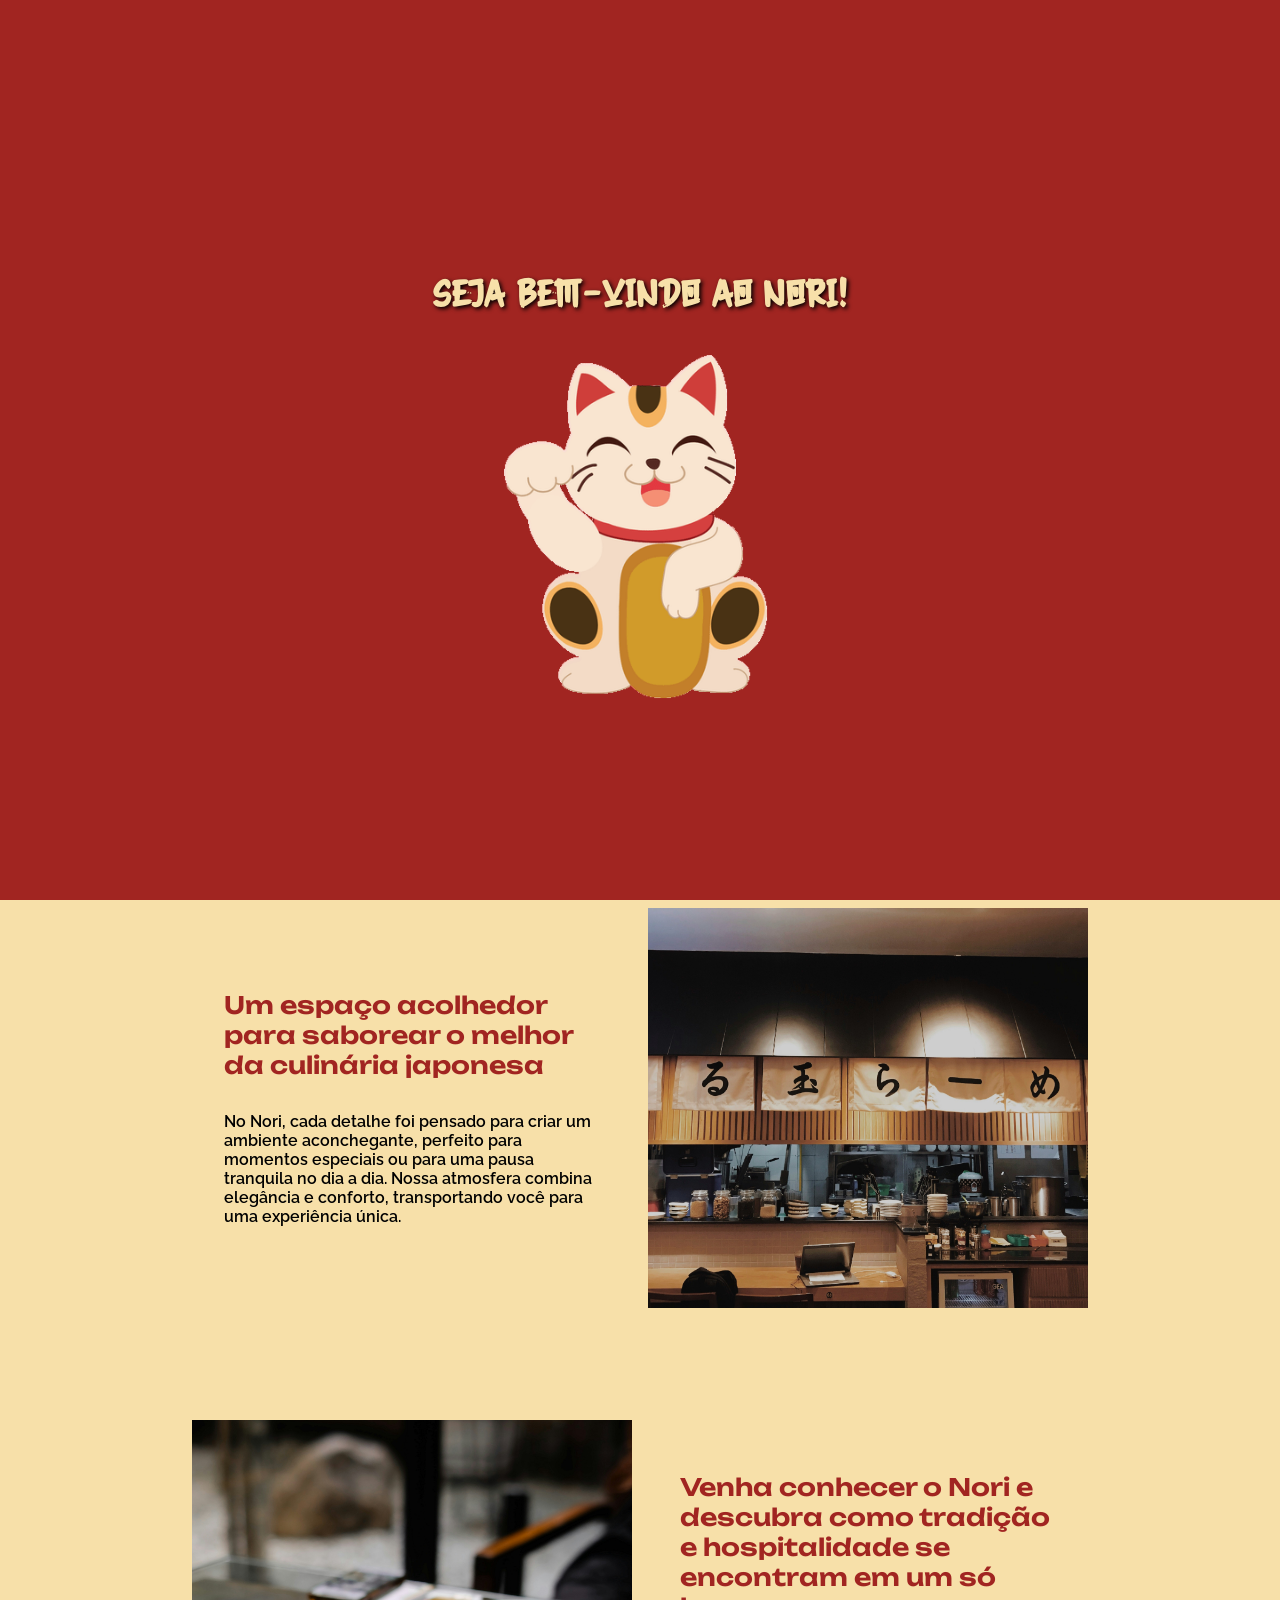
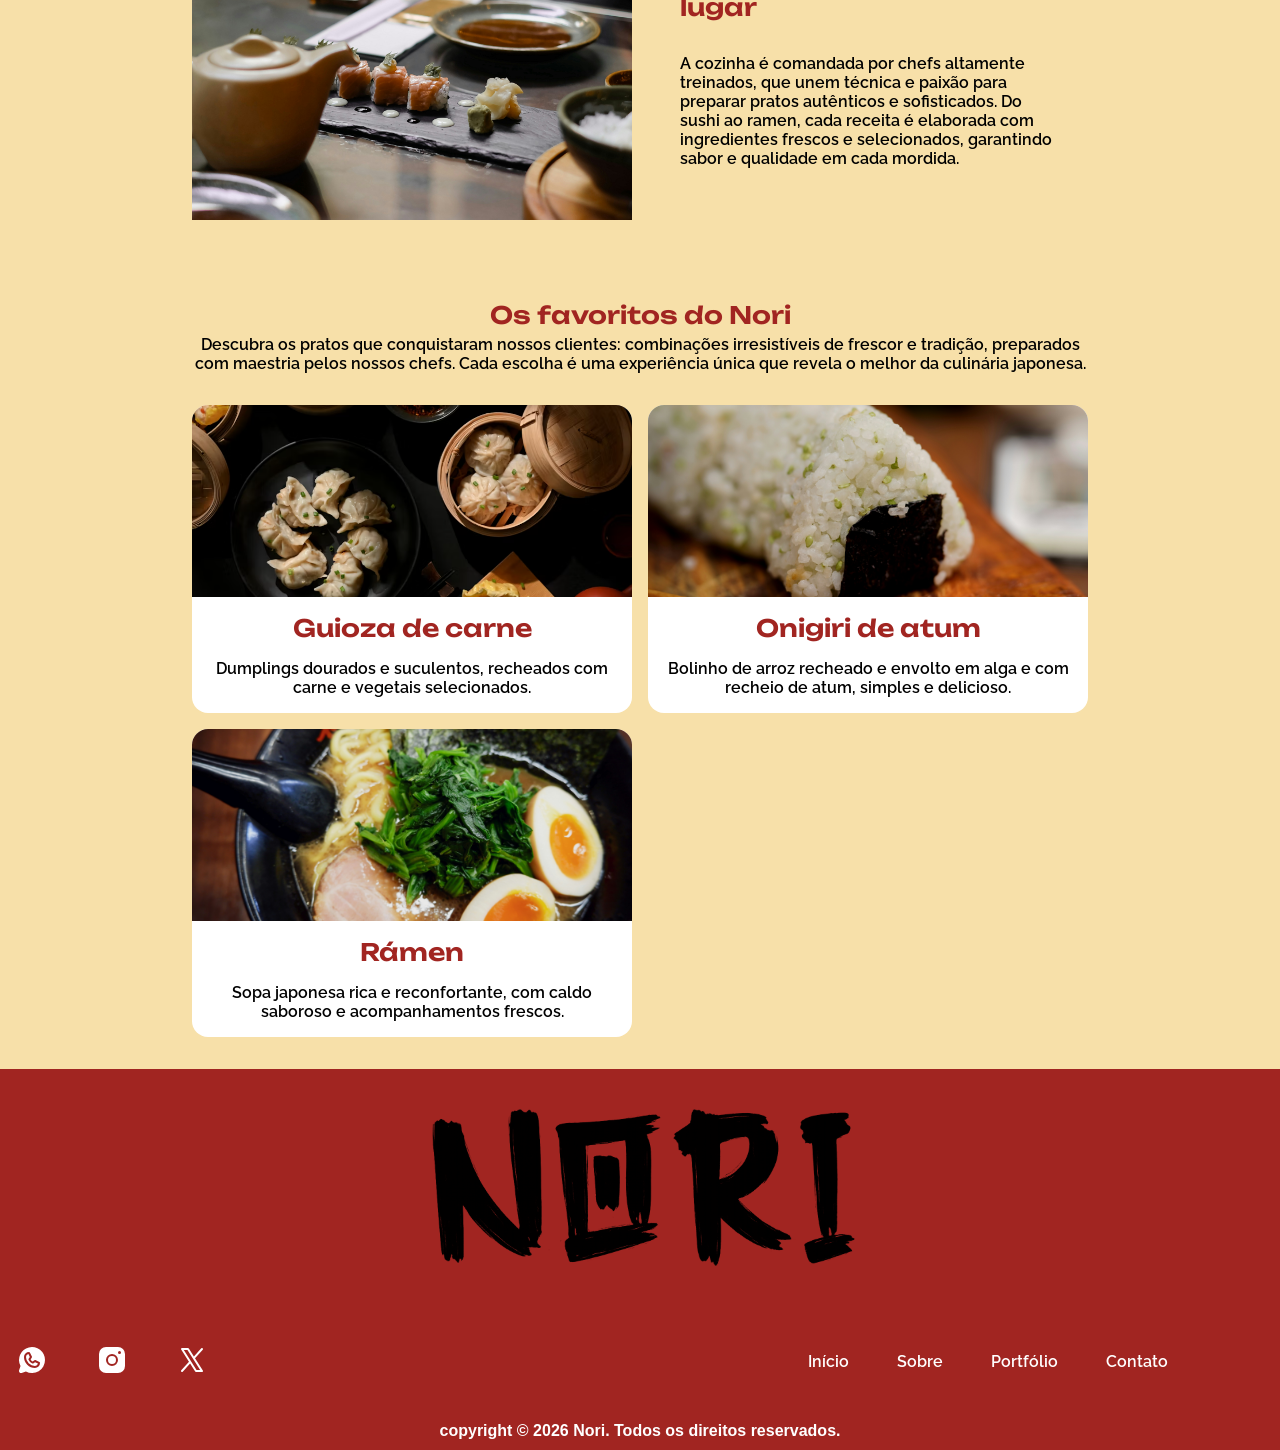
<file: index.html>
<!DOCTYPE html>
<html lang="pt-br">

<head>
    <meta charset="UTF-8">
    <meta name="viewport" content="width=device-width, initial-scale=1.0">
    <title>Nori | Início</title>
    <link rel="stylesheet" href="./src/style/global.css">
    <link rel="stylesheet" href="./src/style/index.css">
    <link rel="stylesheet" href="./src/style/hero.css">
    <!-- fontes -->
    <link rel="preconnect" href="https://fonts.googleapis.com">
    <link rel="preconnect" href="https://fonts.gstatic.com" crossorigin>
    <link href="https://fonts.googleapis.com/css2?family=Raleway:ital,wght@0,100..900;1,100..900&display=swap"
        rel="stylesheet">

    <link rel="preconnect" href="https://fonts.googleapis.com">
    <link rel="preconnect" href="https://fonts.gstatic.com" crossorigin>
    <link href="https://fonts.googleapis.com/css2?family=Unbounded:wght@200..900&display=swap" rel="stylesheet">

    <link rel="shortcut icon" type="imagex/png" href="./src/assets/favicon.ico">
</head>

<body>

    <div id="inicio">
        <h1 id="titulo">Seja Bem-Vindo ao Nori!</h1>
        <img src="./src/assets/gato-gif.webp" alt="gato japones" id="imgHero">
    </div>

    <header>
        <div class="menu-hamburguer" id="menu-icone">
            <span></span>
            <span></span>
            <span></span>
        </div>
        <!-- Menu para mobile -->
        <nav>
            <div id="logo">
                <img src="./src/assets/logo.png" alt="Nori" id="logo-nori-menu">
            </div>
            <ul class="nav-list">
                <li><a href="./index.html">Início</a></li>
                <li><a href="./pages/portfolio.html">Portfólio</a></li>
                <li><a href="./pages/sobre.html">Sobre</a></li>
                <li><a href="./pages/contato.html">Contato</a></li>
            </ul>
        </nav>
    </header>

    <main>
        <section class="flex-col section-cta">
            <div id="text-cta" class="flex-col">
                <h1 class="fonte-vermelha">Descubra o sabor autêntico do Japão no Nori</h1>
                <p>No Nori, cada prato é uma viagem ao coração da culinária japonesa. Combinamos tradição e modernidade
                    para oferecer uma experiência única, onde frescor, qualidade e cuidado em cada detalhe são os
                    protagonistas. </p>
                <a href="./pages/portfolio.html"><button class="btn-default">Ver Portfólio</button></a>
            </div>

            <img id="img-cta" src="./src/assets/foto_restaurante.jpg" alt="Foto das comidas do restaurante sobre a mesa">
        </section>

        <section id="sobre" class="section">
            <div id="text-sobre" class="flex-col">
                <h2 class="fonte-vermelha">Um espaço acolhedor para saborear o melhor da culinária japonesa</h2>
                <p>No Nori, cada detalhe foi pensado para criar um ambiente aconchegante, perfeito para momentos
                    especiais ou para uma pausa tranquila no dia a dia. Nossa atmosfera combina elegância e conforto,
                    transportando você para uma experiência única.</p>
            </div>
            <img src="./src/assets/foto_restaurante_02.jpg" alt="Foto do balcão do restaurante" id="img-sobre">
        </section>
        <section id="sobre" class="section flex-row">
            <img src="./src/assets/comidas_nori.jpg" alt="Foto do balcão do restaurante" id="img-sobre">
            <div id="text-sobre" class="flex-col">
                <h2 class="fonte-vermelha">Venha conhecer o Nori e descubra como tradição e hospitalidade se encontram
                    em um só lugar</h2>
                <p>A cozinha é comandada por chefs altamente treinados, que unem técnica e paixão para preparar pratos
                    autênticos e sofisticados. Do sushi ao ramen, cada receita é elaborada com ingredientes frescos e
                    selecionados, garantindo sabor e qualidade em cada mordida.</p>
            </div>
        </section>

        <section id="mais-vendidos">
            <div class="section-title flex-col">
                <h2 class="fonte-vermelha">Os favoritos do Nori</h2>
                <p>Descubra os pratos que conquistaram nossos clientes: combinações irresistíveis de frescor e tradição,
                    preparados com maestria pelos nossos chefs. Cada escolha é uma experiência única que revela o melhor
                    da culinária japonesa.</p>
            </div>
            <div class="section">
                <div class="card flex-col">
                    <div class="card-img">
                        <img class="card-img" src="./src/assets/guioza.png" alt="Guioza de carne do Nori">
                    </div>
                    <div class="card-body flex-col">
                        <h2 class="fonte-vermelha">Guioza de carne</h2>
                        <p>Dumplings dourados e suculentos, recheados com carne e vegetais selecionados.</p>
                    </div>
                </div>
                <div class="card flex-col">
                    <div class="card-img">
                        <img class="card-img" src="./src/assets/onigiri.jpg" alt="Onigiri de atum do Nori">
                    </div>
                    <div class="card-body flex-col">
                        <h2 class="fonte-vermelha">Onigiri de atum</h2>
                        <p>Bolinho de arroz recheado e envolto em alga e com recheio de atum, simples e delicioso.</p>
                    </div>
                </div>
                <div class="card flex-col">
                    <div class="card-img">
                        <img class="card-img" src="./src/assets/ramen.jpg" alt="Ramen do Nori">
                    </div>
                    <div class="card-body flex-col">
                        <h2 class="fonte-vermelha">Rámen</h2>
                        <p>Sopa japonesa rica e reconfortante, com caldo saboroso e acompanhamentos frescos.</p>
                    </div>
                </div>
            </div>
        </section>
    </main>

    <footer id="footer" class="flex-col">
        <div id="img-footer">
            <img src="./src/assets/logo.png" alt="Nori" id="logo-nori-footer">
        </div>
        <section id="footer-content" class="flex-col">
            <div id="footer-logo">
                
            </div>
            <div id="footer-nav" class="flex-row">

                <ul class="flex-row">
                    <li><a href="">
                            <img src="./src/assets/whatsapp.svg" alt="">
                        </a></li>
                    <li><a href="">
                            <img src="./src/assets/instagram.svg" alt="">
                        </a></li>
                    <li><a href="">
                            <img src="/src/assets/twitter.svg" alt="">
                        </a></li>
                </ul>
                <ul class="flex-row">
                    <li>Início</li>
                    <li>Sobre</li>
                    <li>Portfólio</li>
                    <li>Contato</li>
                </ul>
            </div>
        </section>
        <div id="footer-commercial">
            <h4 class="copyright">copyright © 2026 Nori. Todos os direitos reservados.</h4>
        </div>
    </footer>

</body>
<script src="./src/js/script.js"></script>

</html>
</file>
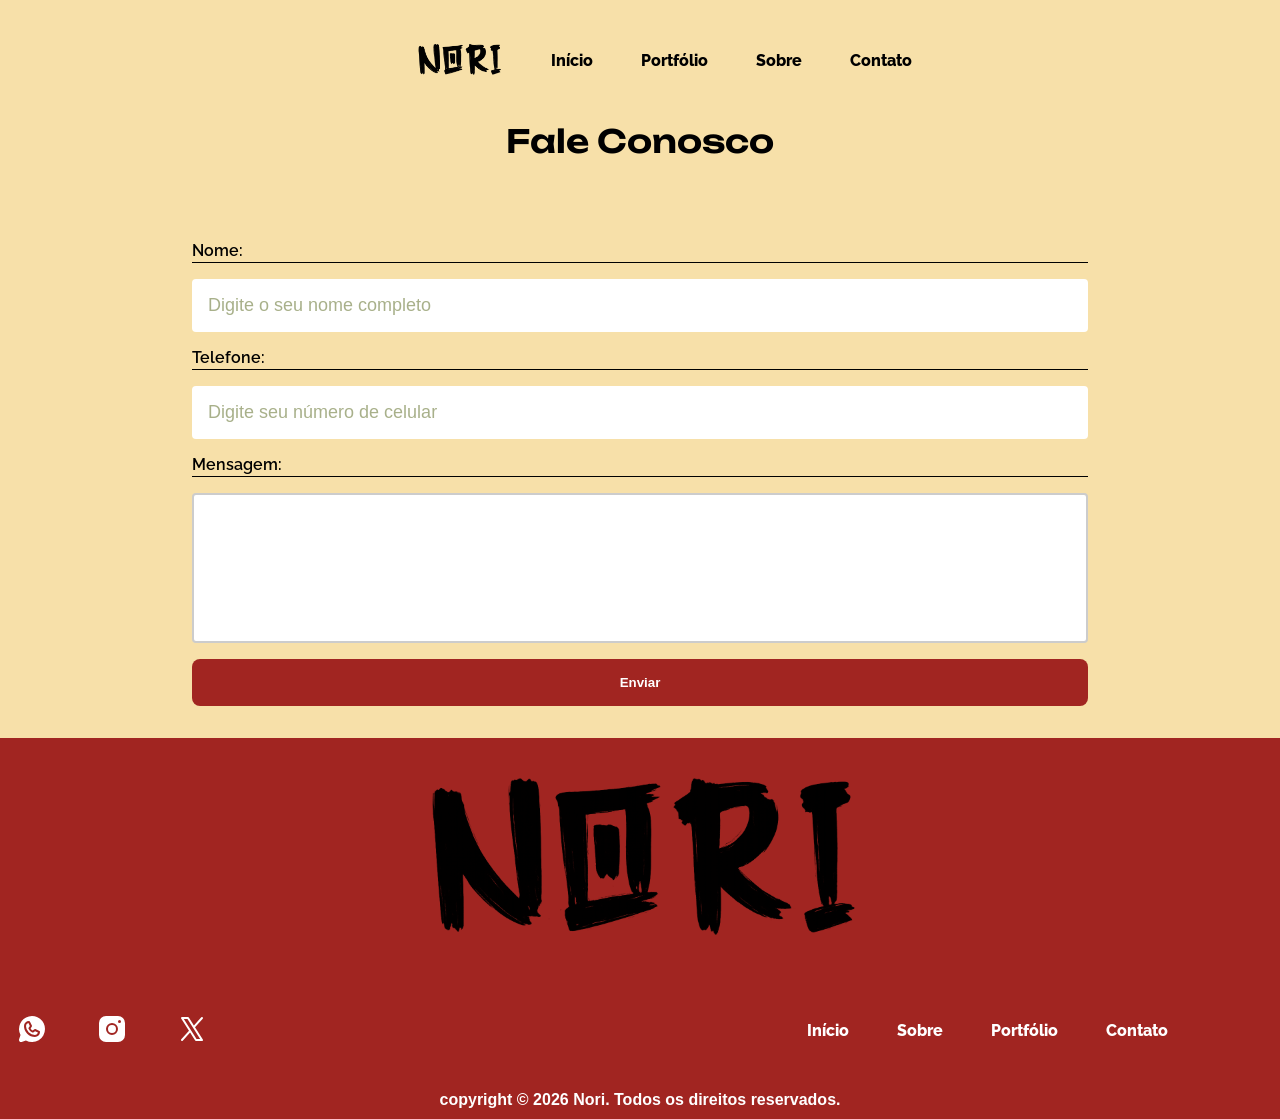
<file: pages/contato.html>
<!DOCTYPE html>
<html lang="pt-br">

<head>
    <meta charset="UTF-8">
    <meta name="viewport" content="width=device-width, initial-scale=1.0">
    <title>Nori | Contato</title>
    <link rel="stylesheet" href="../src/style/global.css">
    <link rel="stylesheet" href="../src/style/contato.css">
    <!-- fontes -->
    <link rel="preconnect" href="https://fonts.googleapis.com">
    <link rel="preconnect" href="https://fonts.gstatic.com" crossorigin>
    <link href="https://fonts.googleapis.com/css2?family=Raleway:ital,wght@0,100..900;1,100..900&display=swap"
        rel="stylesheet">

    <link rel="preconnect" href="https://fonts.googleapis.com">
    <link rel="preconnect" href="https://fonts.gstatic.com" crossorigin>
    <link href="https://fonts.googleapis.com/css2?family=Unbounded:wght@200..900&display=swap" rel="stylesheet">

    <link rel="shortcut icon" type="imagex/png" href="../src/assets/favicon.ico">
</head>

<body>

    <header>
        <div class="menu-hamburguer" id="menu-icone">
            <span></span>
            <span></span>
            <span></span>
        </div>
        <!-- Menu para mobile -->
        <nav>
            <div id="logo">
                <img src="../src/assets/logo.png" alt="Nori" id="logo-nori-menu">
            </div>
            <ul class="nav-list">
                <li><a href="../index.html">Início</a></li>
                <li><a href="./portfolio.html">Portfólio</a></li>
                <li><a href="./sobre.html">Sobre</a></li>
                <li><a href="./contato.html">Contato</a></li>
            </ul>
        </nav>
    </header>

    <main>
        <h1>Fale Conosco</h1>
        <section id="section-form" class="flex-col gap-2 my-4">
            <label for="nome">Nome: </label>
            <input name="nome" type="text" placeholder="Digite o seu nome completo" />
            <label for="nome">Telefone: </label>
            <input name="numeroTelefone" type="tel" placeholder="Digite seu número de celular" />
            <label for="nome">Mensagem:</label>
            <textarea id="mensagemUsuario" name="mensagem" rows="4" cols="50" placeholder="Escreva aqui a sua mensagem">
            </textarea>
            <button class="btn-default">Enviar</button>

        </section>
    </main>

    <footer id="footer" class="flex-col">
        <div id="img-footer">
            <img src="../src/assets/logo.png" alt="Nori" id="logo-nori-footer">
        </div>
        <section id="footer-content" class="flex-col">
            <div id="footer-logo">
                
            </div>
            <div id="footer-nav" class="flex-row">

                <ul class="flex-row">
                    <li><a href="">
                            <img src="../src/assets/whatsapp.svg" alt="">
                        </a></li>
                    <li><a href="">
                            <img src="../src/assets/instagram.svg" alt="">
                        </a></li>
                    <li><a href="">
                            <img src="../src/assets/twitter.svg" alt="">
                        </a></li>
                </ul>
                <ul class="flex-row">
                    <li><a href="../index.html">Início</a></li>
                    <li><a href="./sobre.html">Sobre</a></li>
                    <li><a href="./portfolio.html">Portfólio</a></li>
                    <li><a href="./contato.html">Contato</a></li>
                </ul>
            </div>
        </section>
        <div id="footer-commercial">
             <h4 class="copyright">copyright © 2026 Nori. Todos os direitos reservados.</h4>
        </div>
    </footer>

    <script src="../src/js/script.js"></script>

</body>

</html>
</file>
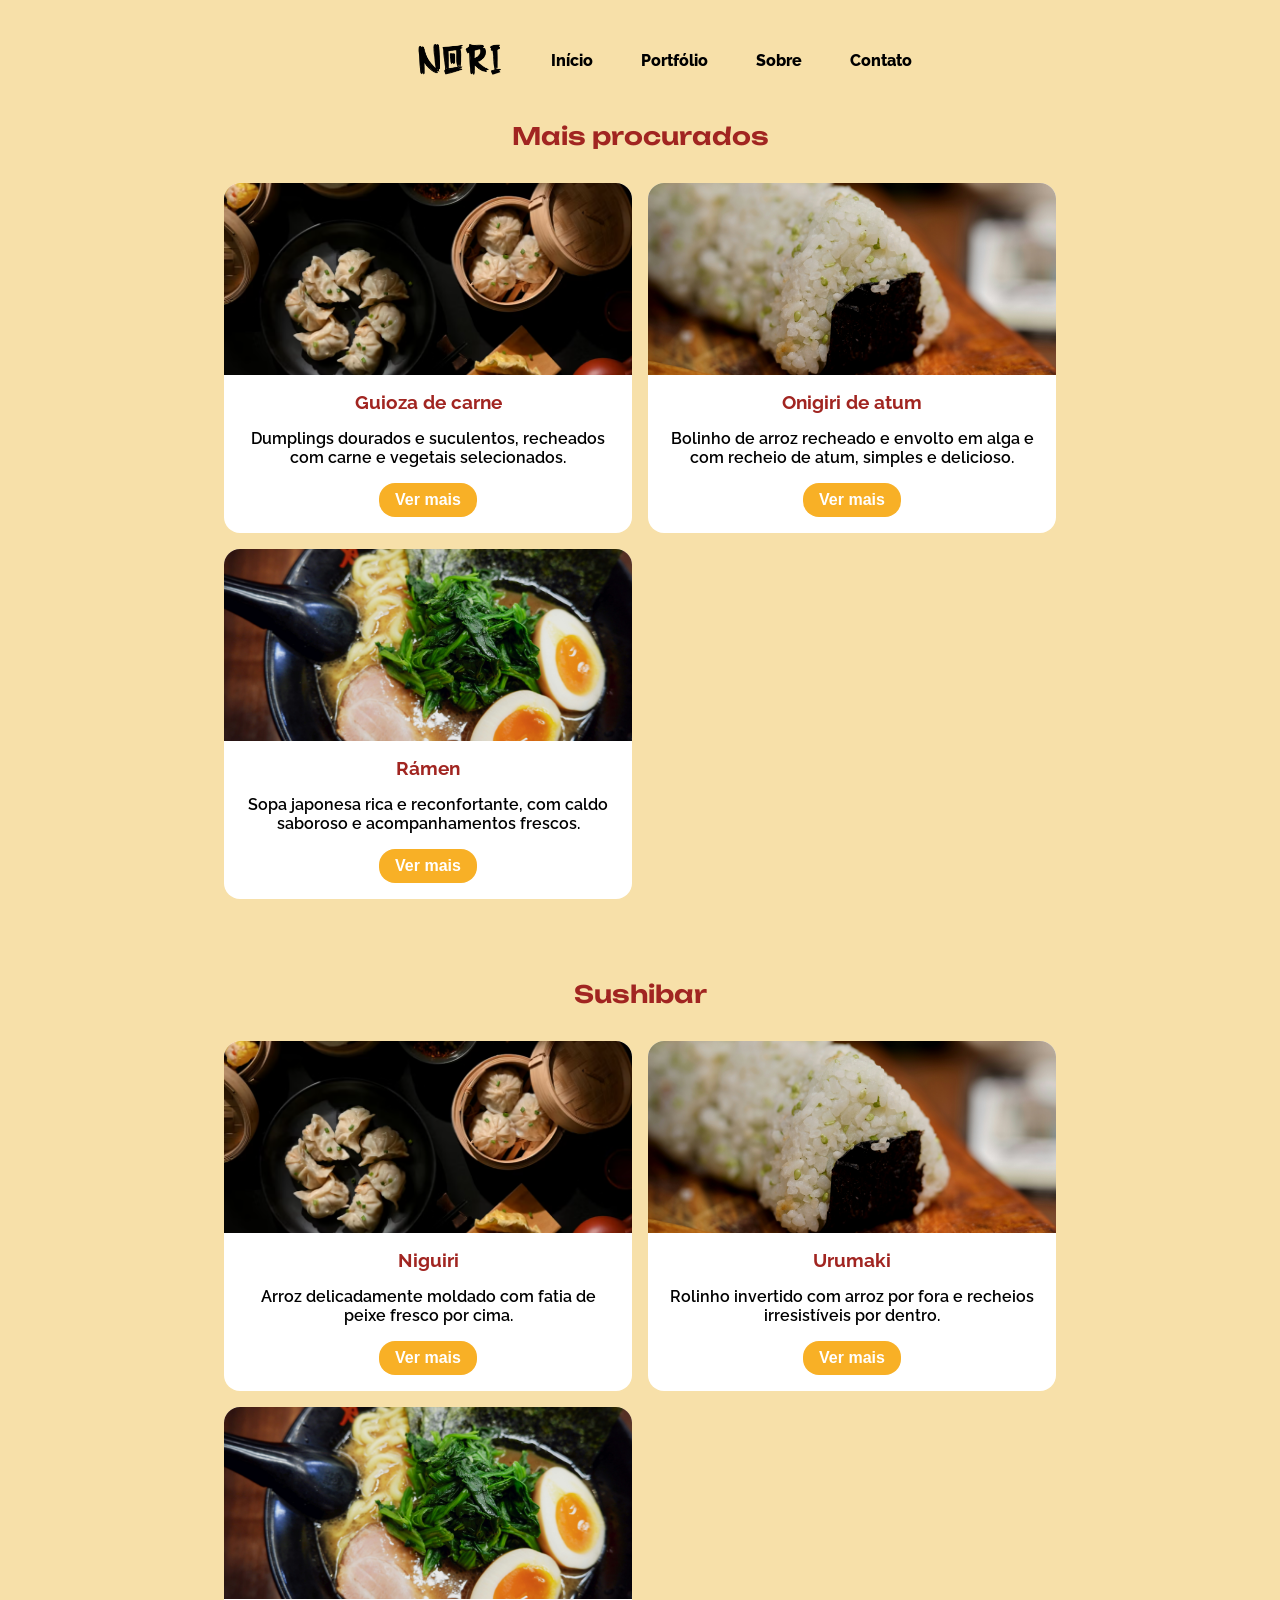
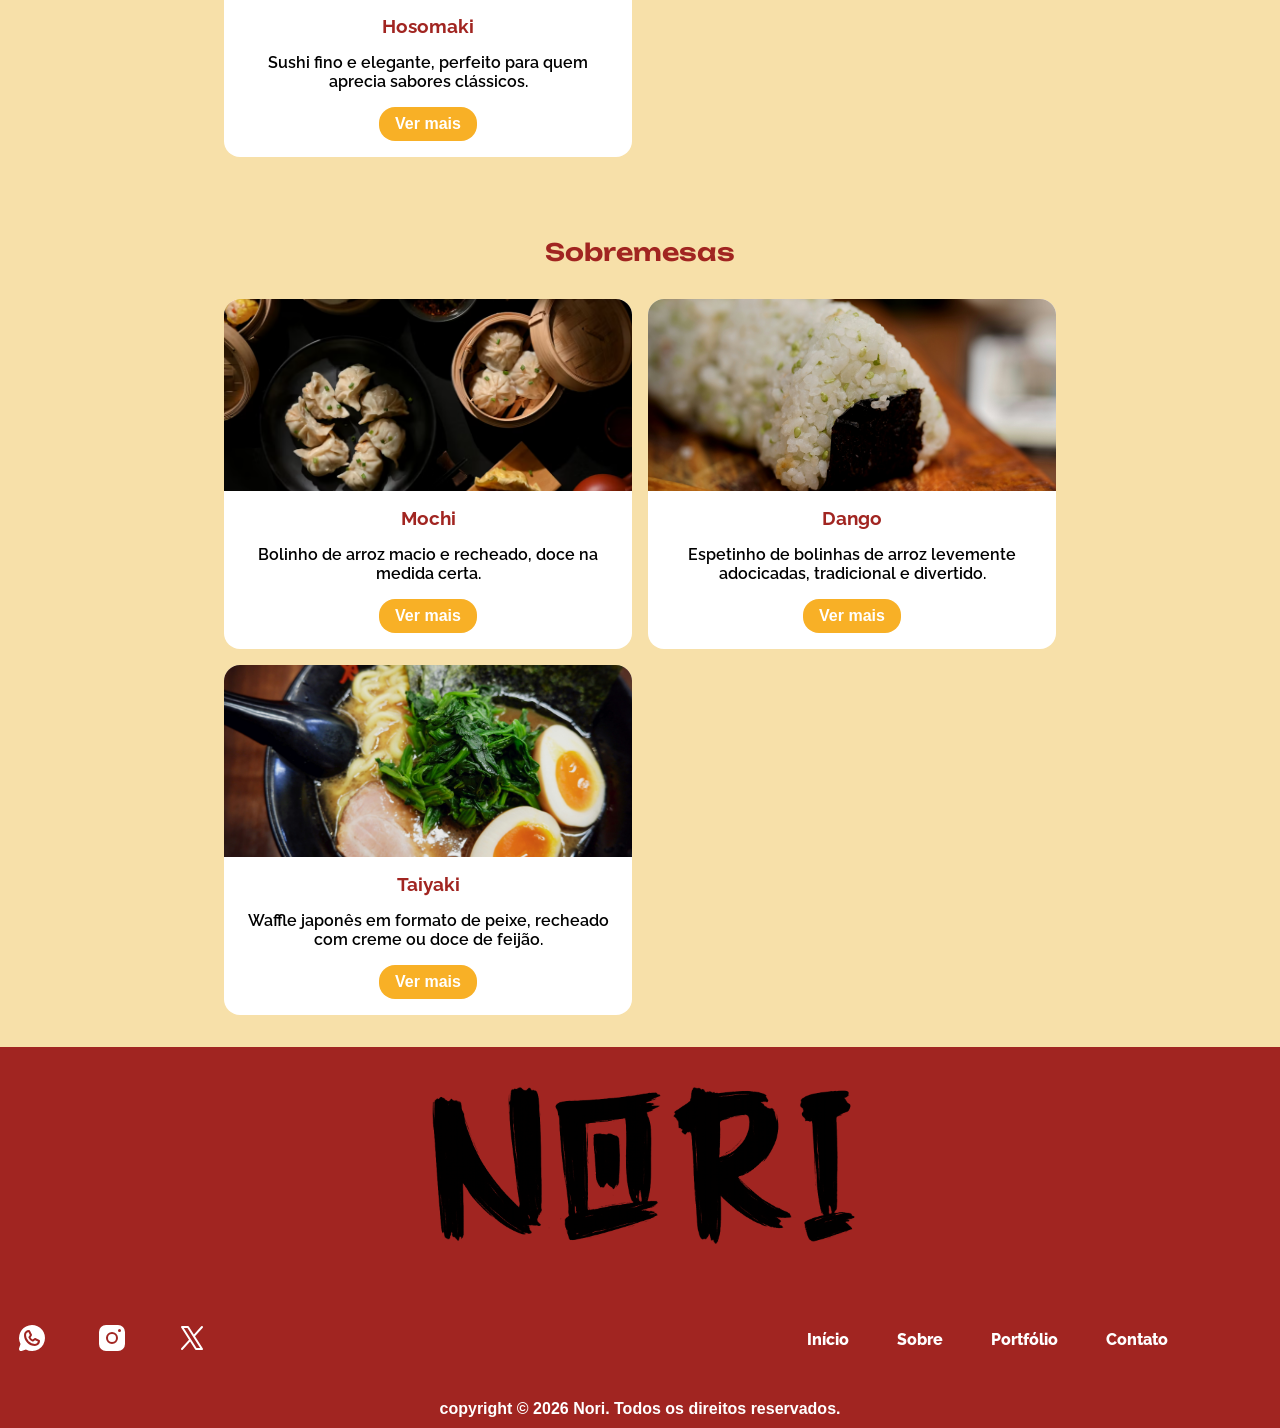
<file: pages/portfolio.html>
<!DOCTYPE html>
<html lang="en">

<head>
    <meta charset="UTF-8">
    <meta name="viewport" content="width=device-width, initial-scale=1.0">
    <title>Nori | Portfólio</title>

    <link rel="stylesheet" href="../src/style/global.css">
    <link rel="stylesheet" href="../src/style/portfolio.css">
    <!-- fontes -->
    <link rel="preconnect" href="https://fonts.googleapis.com">
    <link rel="preconnect" href="https://fonts.gstatic.com" crossorigin>
    <link href="https://fonts.googleapis.com/css2?family=Raleway:ital,wght@0,100..900;1,100..900&display=swap"
        rel="stylesheet">
    <link rel="preconnect" href="https://fonts.googleapis.com">
    <link rel="preconnect" href="https://fonts.gstatic.com" crossorigin>
    <link href="https://fonts.googleapis.com/css2?family=Unbounded:wght@200..900&display=swap" rel="stylesheet">

    <link rel="shortcut icon" type="imagex/png" href="../src/assets/favicon.ico">

</head>

<body>

    <header>
        <div class="menu-hamburguer" id="menu-icone">
            <span></span>
            <span></span>
            <span></span>
        </div>
        <!-- Menu para mobile -->
        <nav>
            <div id="logo">
                <img src="../src/assets/logo.png" alt="Nori" id="logo-nori-menu">
            </div>
            <ul class="nav-list">
                <li><a href="../index.html">Início</a></li>
                <li><a href="./portfolio.html">Portfólio</a></li>
                <li><a href="./sobre.html">Sobre</a></li>
                <li><a href="./contato.html">Contato</a></li>
            </ul>
        </nav>
    </header>

    <main>
        <section id="mais-vendidos">
            <div class="section-title flex-col">
                <h2 class="fonte-vermelha">Mais procurados</h2>
            </div>
            <div class="section">
                <div class="card flex-col">
                    <div class="card-img">
                        <img class="card-img" src="../src/assets/guioza.png" alt="Guioza de carne do Nori">
                    </div>
                    <div class="card-body flex-col">
                        <h3 class="fonte-vermelha">Guioza de carne</h3>
                        <p>Dumplings dourados e suculentos, recheados com carne e vegetais selecionados.</p>
                        <button class="card-button">Ver mais</button>
                    </div>
                </div>
                <div class="card flex-col">
                    <div class="card-img">
                        <img class="card-img" src="../src/assets/onigiri.jpg" alt="Onigiri de atum do Nori">
                    </div>
                    <div class="card-body flex-col">
                        <h3 class="fonte-vermelha">Onigiri de atum</h3>
                        <p>Bolinho de arroz recheado e envolto em alga e com recheio de atum, simples e delicioso.</p>
                        <button class="card-button">Ver mais</button>
                    </div>
                </div>
                <div class="card flex-col">
                    <div class="card-img">
                        <img class="card-img" src="../src/assets/ramen.jpg" alt="Ramen do Nori">
                    </div>
                    <div class="card-body flex-col">
                        <h3 class="fonte-vermelha">Rámen</h3>
                        <p>Sopa japonesa rica e reconfortante, com caldo saboroso e acompanhamentos frescos.</p>
                        <button class="card-button">Ver mais</button>
                    </div>
                </div>
            </div>
            </div>
        </section>
        <section id="mais-vendidos">
            <div class="section-title flex-col">
                <h2 class="fonte-vermelha">Sushibar</h2>
            </div>
            <div class="section">
                <div class="card flex-col">
                    <div class="card-img">
                        <img class="card-img" src="../src/assets/guioza.png" alt="Ramen do Nori">
                    </div>
                    <div class="card-body flex-col">
                        <h3 class="fonte-vermelha">Niguiri</h3>
                        <p>Arroz delicadamente moldado com fatia de peixe fresco por cima.</p>
                        <button class="card-button">Ver mais</button>
                    </div>
                </div>
                <div class="card flex-col">
                    <div class="card-img">
                        <img class="card-img" src="../src/assets/onigiri.jpg" alt="Onigiri de atum do Nori">
                    </div>
                    <div class="card-body flex-col">
                        <h3 class="fonte-vermelha">Urumaki</h3>
                        <p>Rolinho invertido com arroz por fora e recheios irresistíveis por dentro.</p>
                        <button class="card-button">Ver mais</button>
                    </div>
                </div>
                <div class="card flex-col">
                    <div class="card-img">
                        <img class="card-img" src="../src/assets/ramen.jpg" alt="Ramen do Nori">
                    </div>
                    <div class="card-body flex-col">
                        <h3 class="fonte-vermelha">Hosomaki</h3>
                        <p>Sushi fino e elegante, perfeito para quem aprecia sabores clássicos.</p>
                        <button class="card-button">Ver mais</button>
                    </div>
                </div>
            </div>
        </section>
        <section id="mais-vendidos">
            <div class="section-title flex-col">
                <h2 class="fonte-vermelha">Sobremesas</h2>
            </div>
            <div class="section">
                <div class="card flex-col">
                    <div class="card-img">
                        <img class="card-img" src="../src/assets/guioza.png" alt="Ramen do Nori">
                    </div>
                    <div class="card-body flex-col">
                        <h3 class="fonte-vermelha">Mochi</h3>
                        <p>Bolinho de arroz macio e recheado, doce na medida certa.</p>
                        <button class="card-button">Ver mais</button>
                    </div>
                </div>
                <div class="card flex-col">
                    <div class="card-img">
                        <img class="card-img" src="../src/assets/onigiri.jpg" alt="Ramen do Nori">
                    </div>
                    <div class="card-body flex-col">
                        <h3 class="fonte-vermelha">Dango</h3>
                        <p>Espetinho de bolinhas de arroz levemente adocicadas, tradicional e divertido.</p>
                        <button class="card-button">Ver mais</button>
                    </div>
                </div>
                <div class="card flex-col">
                    <div class="card-img">
                        <img class="card-img" src="../src/assets/ramen.jpg" alt="Ramen do Nori">
                    </div>
                    <div class="card-body flex-col">
                        <h3 class="fonte-vermelha">Taiyaki</h3>
                        <p>Waffle japonês em formato de peixe, recheado com creme ou doce de feijão.</p>
                        <button class="card-button">Ver mais</button>
                    </div>
                </div>
            </div>
        </section>
    </main>

    <footer id="footer" class="flex-col">
        <div id="img-footer">
            <img src="../src/assets/logo.png" alt="Nori" id="logo-nori-footer">
        </div>
        <section id="footer-content" class="flex-col">
            <div id="footer-logo">
                
            </div>
            <div id="footer-nav" class="flex-row">

                <ul class="flex-row">
                    <li><a href="">
                            <img src="../src/assets/whatsapp.svg" alt="">
                        </a></li>
                    <li><a href="">
                            <img src="../src/assets/instagram.svg" alt="">
                        </a></li>
                    <li><a href="">
                            <img src="../src/assets/twitter.svg" alt="">
                        </a></li>
                </ul>
                <ul class="flex-row">
                    <li><a href="../index.html">Início</a></li>
                    <li><a href="./sobre.html">Sobre</a></li>
                    <li><a href="./portfolio.html">Portfólio</a></li>
                    <li><a href="./contato.html">Contato</a></li>
                </ul>
            </div>
        </section>
        <div id="footer-commercial">
             <h4 class="copyright">copyright © 2026 Nori. Todos os direitos reservados.</h4>
        </div>
    </footer>

    <script src="../src/js/script.js"></script>

</body>

</html>
</file>
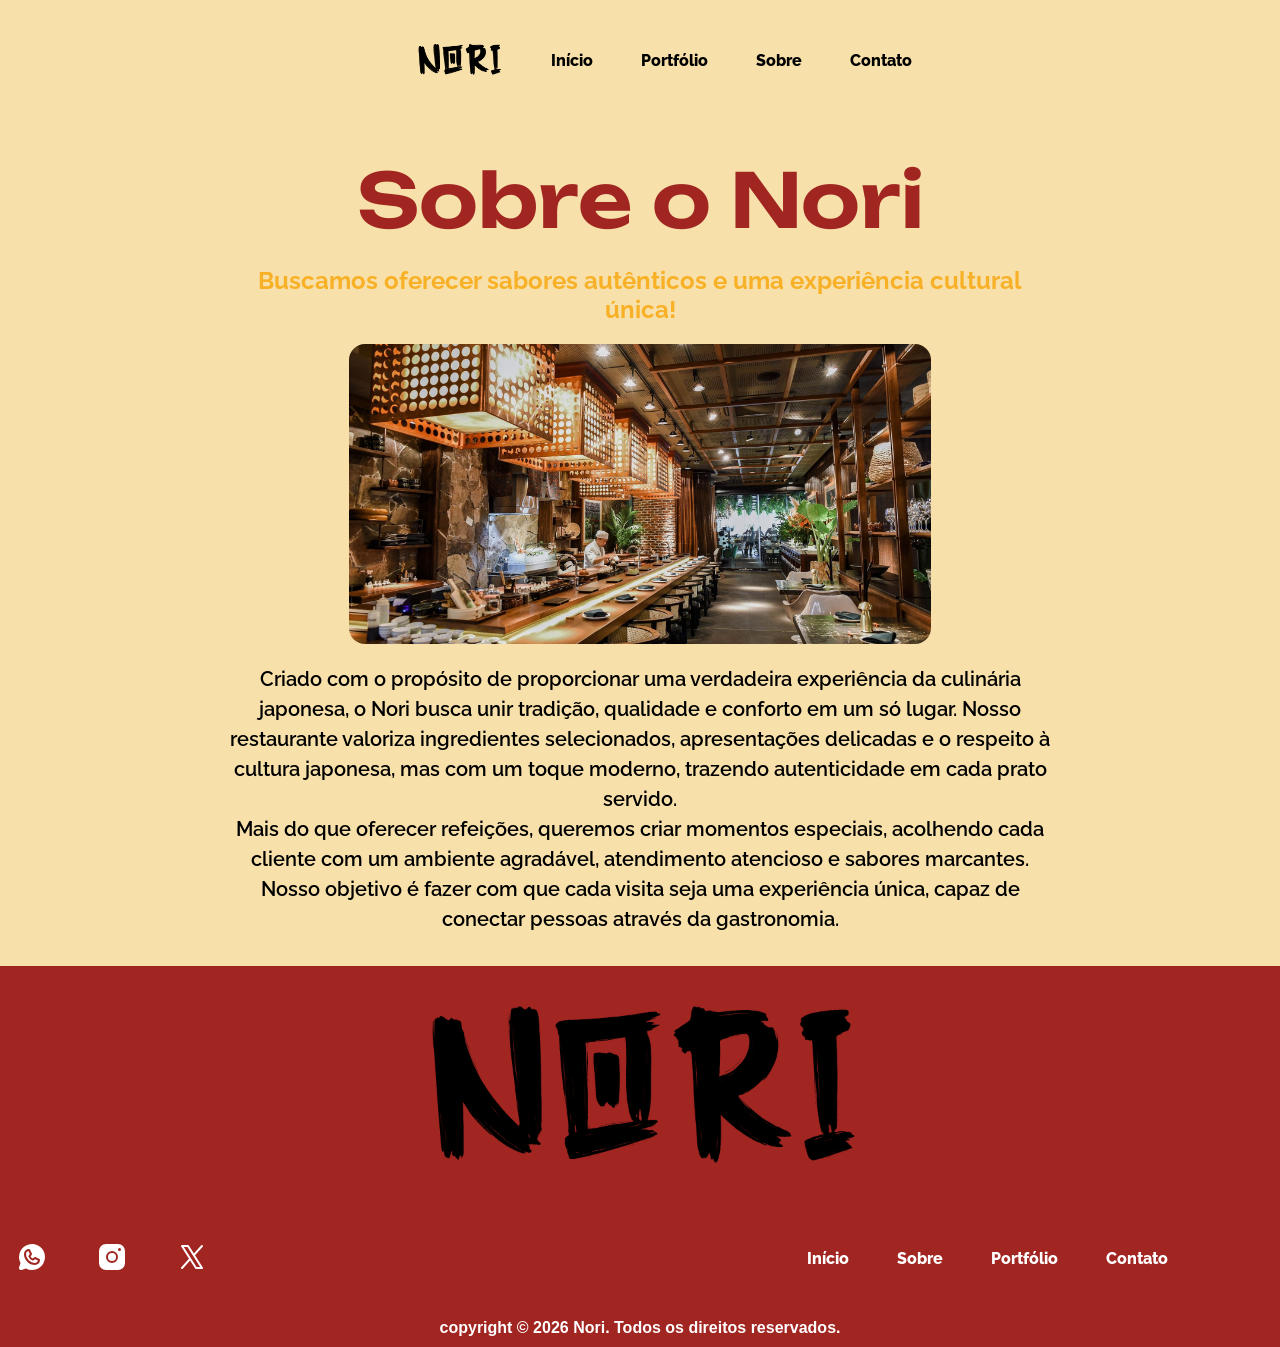
<file: pages/sobre.html>
<!DOCTYPE html>
<html lang="pt-br">

<head>
    <meta charset="UTF-8">
    <meta name="viewport" content="width=device-width, initial-scale=1.0">
    <title>Nori | Sobre</title>
    <link rel="stylesheet" href="../src/style/global.css">
    <!-- fontes -->
    <link rel="preconnect" href="https://fonts.googleapis.com">
    <link rel="preconnect" href="https://fonts.gstatic.com" crossorigin>
    <link href="https://fonts.googleapis.com/css2?family=Raleway:ital,wght@0,100..900;1,100..900&display=swap"
        rel="stylesheet">

    <link rel="preconnect" href="https://fonts.googleapis.com">
    <link rel="preconnect" href="https://fonts.gstatic.com" crossorigin>
    <link href="https://fonts.googleapis.com/css2?family=Unbounded:wght@200..900&display=swap" rel="stylesheet">


    <link rel="stylesheet" href="../src/style/sobre.css">
    <link rel="shortcut icon" type="imagex/png" href="../src/assets/favicon.ico">
</head>

<body>

    <header>
        <div class="menu-hamburguer" id="menu-icone">
            <span></span>
            <span></span>
            <span></span>
        </div>
        <!-- Menu para mobile -->
        <nav>
            <div id="logo">
                <img src="../src/assets/logo.png" alt="Nori" id="logo-nori-menu">
            </div>
            <ul class="nav-list">
                <li><a href="../index.html">Início</a></li>
                <li><a href="./portfolio.html">Portfólio</a></li>
                <li><a href="./sobre.html">Sobre</a></li>
                <li><a href="./contato.html">Contato</a></li>
            </ul>
        </nav>
    </header>

    <main>
        <section id="sobre" class="section">
            <div id="texto-sobre" class="flex-col">
                <h2 class="titulo-sobre">Sobre o Nori</h2>
                <h3 class="subtitulo-sobre">Buscamos oferecer sabores autênticos e uma experiência cultural única!</h3>
                <img src="../src/assets/restaurante-sobre.jpg" alt="Restaurante Nori" class="img-sobre">
                <p class="paragrafo-sobre">Criado com o propósito de proporcionar uma verdadeira experiência da culinária japonesa, o Nori busca unir tradição, qualidade e conforto em um só lugar. Nosso restaurante valoriza ingredientes selecionados, apresentações delicadas e o respeito à cultura japonesa, mas com um toque moderno, trazendo autenticidade em cada prato servido.</p>
                <p class="paragrafo-sobre">Mais do que oferecer refeições, queremos criar momentos especiais, acolhendo cada cliente com um ambiente agradável, atendimento atencioso e sabores marcantes. Nosso objetivo é fazer com que cada visita seja uma experiência única, capaz de conectar pessoas através da gastronomia.</p>
            </div>
        </section>

    </main>

    <footer id="footer" class="flex-col">
        <div id="img-footer">
            <img src="../src/assets/logo.png" alt="Nori" id="logo-nori-footer">
        </div>
        <section id="footer-content" class="flex-col">
            <div id="footer-logo">
                
            </div>
            <div id="footer-nav" class="flex-row">

                <ul class="flex-row">
                    <li><a href="">
                            <img src="../src/assets/whatsapp.svg" alt="">
                        </a></li>
                    <li><a href="">
                            <img src="../src/assets/instagram.svg" alt="">
                        </a></li>
                    <li><a href="">
                            <img src="../src/assets/twitter.svg" alt="">
                        </a></li>
                </ul>
                <ul class="flex-row">
                    <li><a href="../index.html">Início</a></li>
                    <li><a href="./sobre.html">Sobre</a></li>
                    <li><a href="./portfolio.html">Portfólio</a></li>
                    <li><a href="./contato.html">Contato</a></li>
                </ul>
            </div>
        </section>
        <div id="footer-commercial">
             <h4 class="copyright">copyright © 2026 Nori. Todos os direitos reservados.</h4>
        </div>
    </footer>

    <script src="../src/js/script.js"></script>

</body>

</html>
</file>
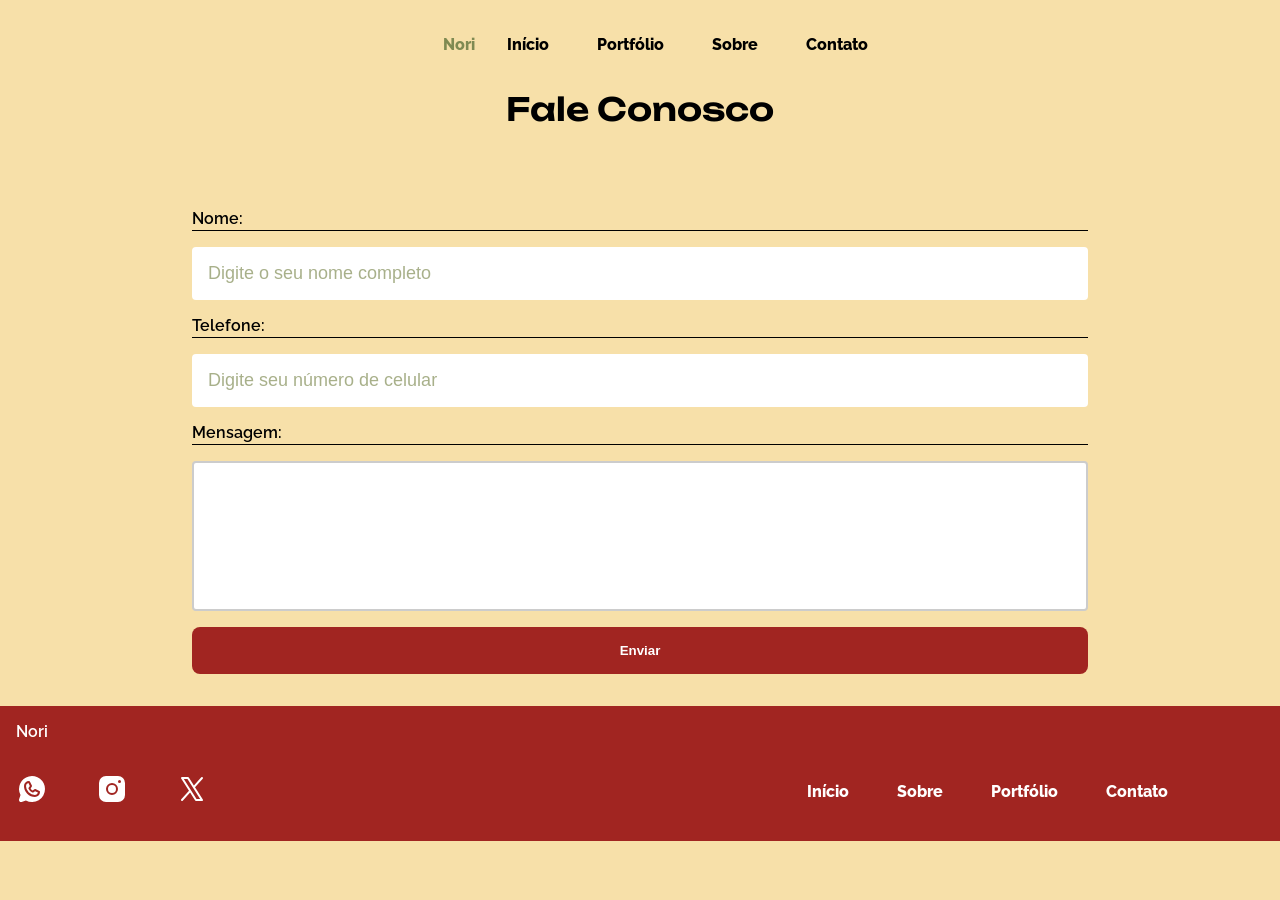
<file: src/pages/contato.html>
<!DOCTYPE html>
<html lang="pt-br">

<head>
    <meta charset="UTF-8">
    <meta name="viewport" content="width=device-width, initial-scale=1.0">
    <title>Nori | Contato</title>
    <link rel="stylesheet" href="../style/global.css">
    <link rel="stylesheet" href="../style/contato.css">
    <!-- fontes -->
    <link rel="preconnect" href="https://fonts.googleapis.com">
    <link rel="preconnect" href="https://fonts.gstatic.com" crossorigin>
    <link href="https://fonts.googleapis.com/css2?family=Raleway:ital,wght@0,100..900;1,100..900&display=swap"
        rel="stylesheet">

    <link rel="preconnect" href="https://fonts.googleapis.com">
    <link rel="preconnect" href="https://fonts.gstatic.com" crossorigin>
    <link href="https://fonts.googleapis.com/css2?family=Unbounded:wght@200..900&display=swap" rel="stylesheet">

    <link rel="shortcut icon" type="imagex/png" href="../assets/favicon.ico">
</head>

<body>

    <header>
        <div class="menu-hamburguer" id="menu-icone">
            <span></span>
            <span></span>
            <span></span>
        </div>
        <!-- Menu para mobile -->
        <nav>
            <div id="logo">
                <span>Nori</span>
            </div>
            <ul class="nav-list">
                <li><a href="/index.html">Início</a></li>
                <li><a href="/src/pages/portfolio.html">Portfólio</a></li>
                <li><a href="/src/pages/sobre.html">Sobre</a></li>
                <li><a href="/src/pages/contato.html">Contato</a></li>
            </ul>
        </nav>
    </header>

    <main>
        <h1>Fale Conosco</h1>
        <section id="section-form" class="flex-col gap-2 my-4">
            <label for="nome">Nome: </label>
            <input name="nome" type="text" placeholder="Digite o seu nome completo" />
            <label for="nome">Telefone: </label>
            <input name="numeroTelefone" type="tel" placeholder="Digite seu número de celular" />
            <label for="nome">Mensagem:</label>
            <textarea id="mensagemUsuario" name="mensagem" rows="4" cols="50" placeholder="Escreva aqui a sua mensagem">
            </textarea>
            <button class="btn-default">Enviar</button>

        </section>
    </main>

    <footer id="footer" class="flex-col">
        <div id="img-footer">

        </div>
        <section id="footer-content" class="flex-col">
            <div id="footer-logo">
                <span>Nori</span>
            </div>
            <div id="footer-nav" class="flex-row">

                <ul class="flex-row">
                    <li><a href="">
                            <img src="/src/assets/whatsapp.svg" alt="">
                        </a></li>
                    <li><a href="">
                            <img src="/src/assets/instagram.svg" alt="">
                        </a></li>
                    <li><a href="">
                            <img src="/src/assets/twitter.svg" alt="">
                        </a></li>
                </ul>
                <ul class="flex-row">
                    <li><a href="/index.html">Início</a></li>
                    <li><a href="/src/pages/sobre.html">Sobre</a></li>
                    <li><a href="/src/pages/portfolio.html">Portfólio</a></li>
                    <li><a href="/src/pages/contato.html">Contato</a></li>
                </ul>
            </div>
        </section>
        <div id="footer-commercial"></div>
    </footer>

</body>

</html>
</file>
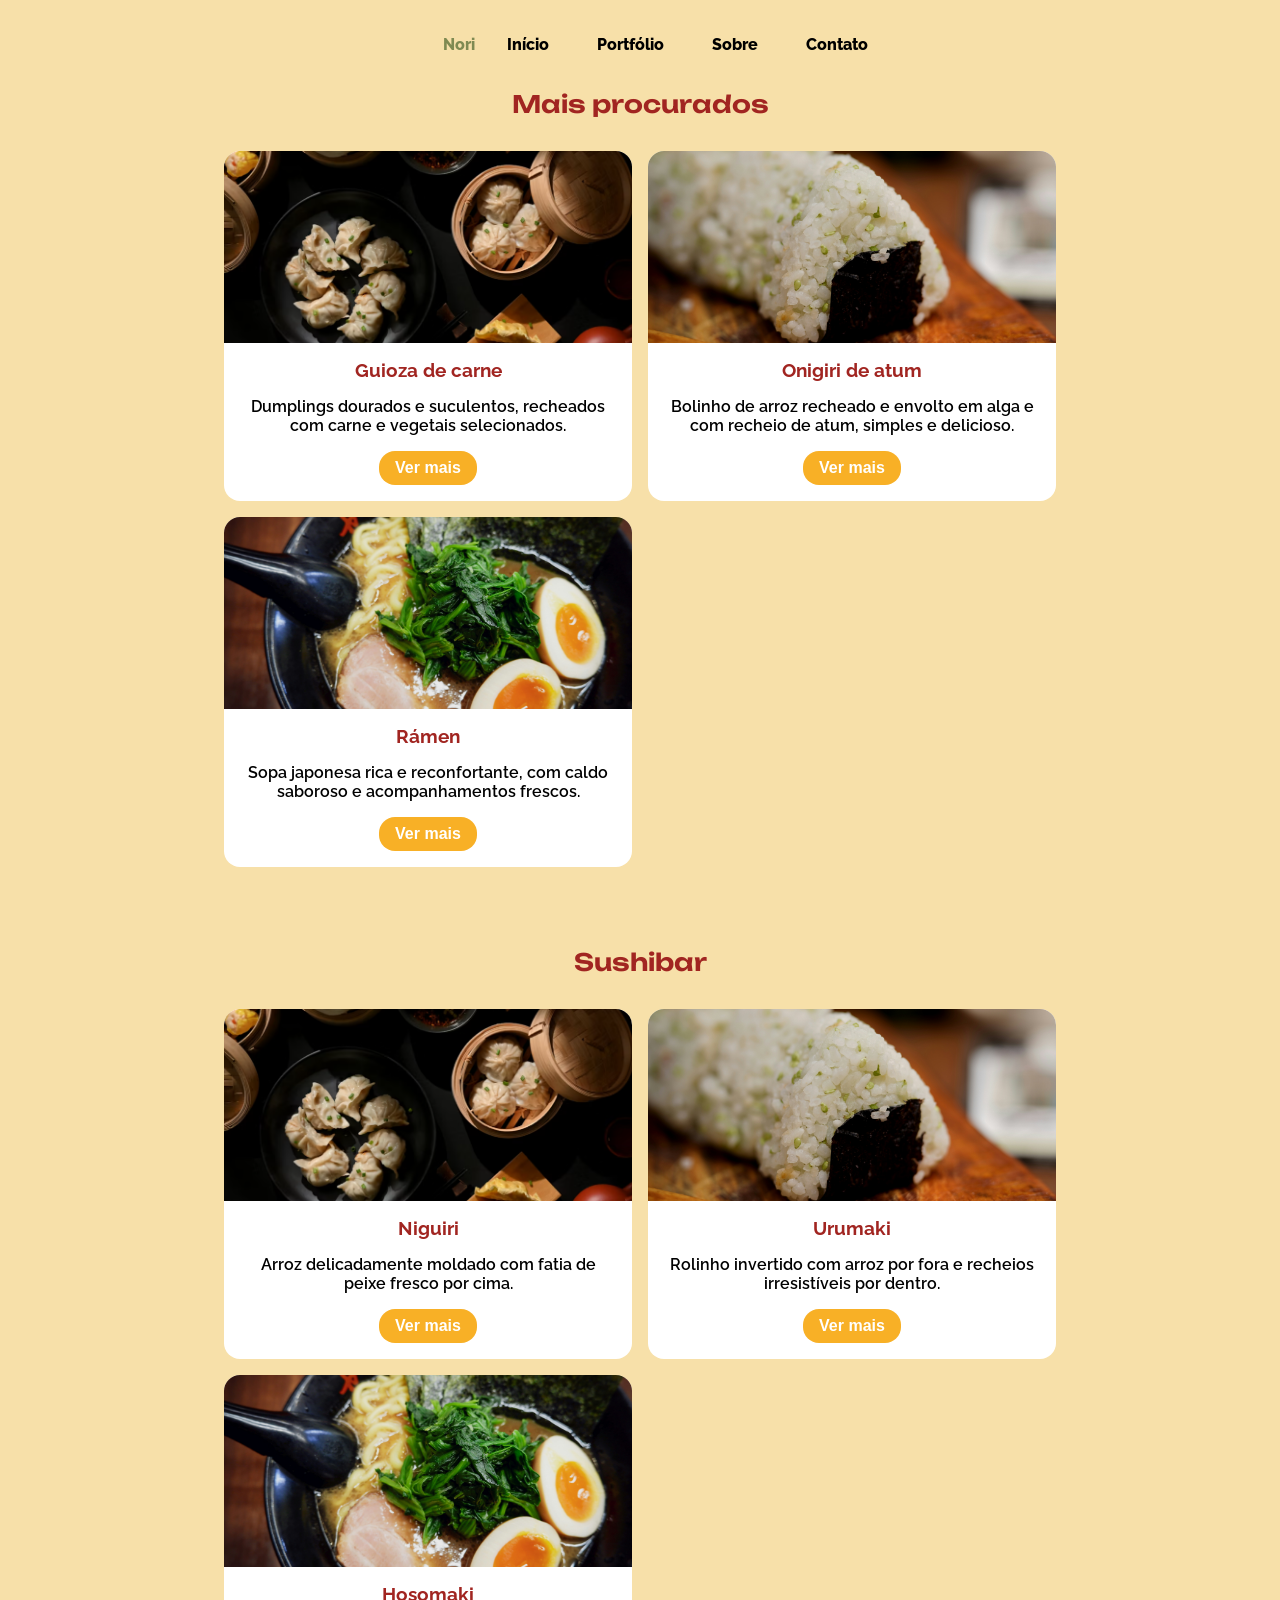
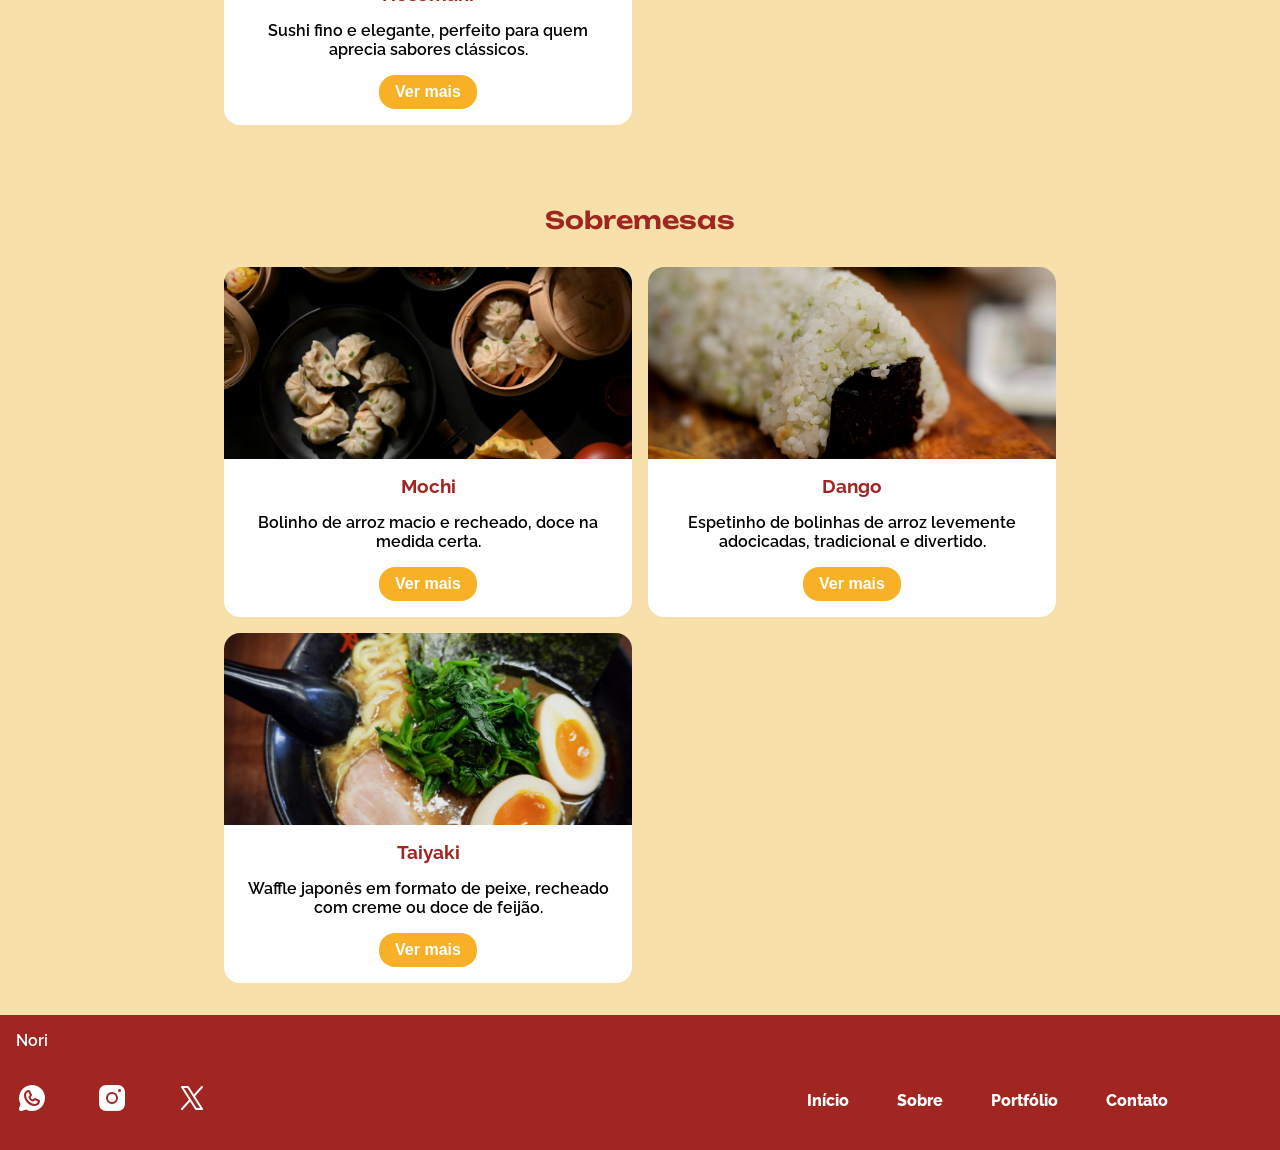
<file: src/pages/portfolio.html>
<!DOCTYPE html>
<html lang="en">

<head>
    <meta charset="UTF-8">
    <meta name="viewport" content="width=device-width, initial-scale=1.0">
    <title>Nori | Portfólio</title>

    <link rel="stylesheet" href="../style/global.css">
    <link rel="stylesheet" href="../style/portfolio.css">
    <!-- fontes -->
    <link rel="preconnect" href="https://fonts.googleapis.com">
    <link rel="preconnect" href="https://fonts.gstatic.com" crossorigin>
    <link href="https://fonts.googleapis.com/css2?family=Raleway:ital,wght@0,100..900;1,100..900&display=swap"
        rel="stylesheet">
    <link rel="preconnect" href="https://fonts.googleapis.com">
    <link rel="preconnect" href="https://fonts.gstatic.com" crossorigin>
    <link href="https://fonts.googleapis.com/css2?family=Unbounded:wght@200..900&display=swap" rel="stylesheet">

    <link rel="shortcut icon" type="imagex/png" href="../assets/favicon.ico">

</head>

<body>

    <header>
        <div class="menu-hamburguer" id="menu-icone">
            <span></span>
            <span></span>
            <span></span>
        </div>
        <!-- Menu para mobile -->
        <nav>
            <div id="logo">
                <span>Nori</span>
            </div>
            <ul class="nav-list">
                <li><a href="/index.html">Início</a></li>
                <li><a href="/src/pages/portfolio.html">Portfólio</a></li>
                <li><a href="/src/pages/sobre.html">Sobre</a></li>
                <li><a href="/src/pages/contato.html">Contato</a></li>
            </ul>
        </nav>
    </header>

    <main>
        <section id="mais-vendidos">
            <div class="section-title flex-col">
                <h2 class="fonte-vermelha">Mais procurados</h2>
            </div>
            <div class="section">
                <div class="card flex-col">
                    <div class="card-img">
                        <img class="card-img" src="/src/assets/guioza.png" alt="Guioza de carne do Nori">
                    </div>
                    <div class="card-body flex-col">
                        <h3 class="fonte-vermelha">Guioza de carne</h3>
                        <p>Dumplings dourados e suculentos, recheados com carne e vegetais selecionados.</p>
                        <button class="card-button">Ver mais</button>
                    </div>
                </div>
                <div class="card flex-col">
                    <div class="card-img">
                        <img class="card-img" src="/src/assets/onigiri.jpg" alt="Onigiri de atum do Nori">
                    </div>
                    <div class="card-body flex-col">
                        <h3 class="fonte-vermelha">Onigiri de atum</h3>
                        <p>Bolinho de arroz recheado e envolto em alga e com recheio de atum, simples e delicioso.</p>
                        <button class="card-button">Ver mais</button>
                    </div>
                </div>
                <div class="card flex-col">
                    <div class="card-img">
                        <img class="card-img" src="/src/assets/ramen.jpg" alt="Ramen do Nori">
                    </div>
                    <div class="card-body flex-col">
                        <h3 class="fonte-vermelha">Rámen</h3>
                        <p>Sopa japonesa rica e reconfortante, com caldo saboroso e acompanhamentos frescos.</p>
                        <button class="card-button">Ver mais</button>
                    </div>
                </div>
            </div>
            </div>
        </section>
        <section id="mais-vendidos">
            <div class="section-title flex-col">
                <h2 class="fonte-vermelha">Sushibar</h2>
            </div>
            <div class="section">
                <div class="card flex-col">
                    <div class="card-img">
                        <img class="card-img" src="/src/assets/guioza.png" alt="Ramen do Nori">
                    </div>
                    <div class="card-body flex-col">
                        <h3 class="fonte-vermelha">Niguiri</h3>
                        <p>Arroz delicadamente moldado com fatia de peixe fresco por cima.</p>
                        <button class="card-button">Ver mais</button>
                    </div>
                </div>
                <div class="card flex-col">
                    <div class="card-img">
                        <img class="card-img" src="/src/assets/onigiri.jpg" alt="Ramen do Nori">
                    </div>
                    <div class="card-body flex-col">
                        <h3 class="fonte-vermelha">Urumaki</h3>
                        <p>Rolinho invertido com arroz por fora e recheios irresistíveis por dentro.</p>
                        <button class="card-button">Ver mais</button>
                    </div>
                </div>
                <div class="card flex-col">
                    <div class="card-img">
                        <img class="card-img" src="/src/assets/ramen.jpg" alt="Ramen do Nori">
                    </div>
                    <div class="card-body flex-col">
                        <h3 class="fonte-vermelha">Hosomaki</h3>
                        <p>Sushi fino e elegante, perfeito para quem aprecia sabores clássicos.</p>
                        <button class="card-button">Ver mais</button>
                    </div>
                </div>
            </div>
        </section>
        <section id="mais-vendidos">
            <div class="section-title flex-col">
                <h2 class="fonte-vermelha">Sobremesas</h2>
            </div>
            <div class="section">
                <div class="card flex-col">
                    <div class="card-img">
                        <img class="card-img" src="/src/assets/guioza.png" alt="Ramen do Nori">
                    </div>
                    <div class="card-body flex-col">
                        <h3 class="fonte-vermelha">Mochi</h3>
                        <p>Bolinho de arroz macio e recheado, doce na medida certa.</p>
                        <button class="card-button">Ver mais</button>
                    </div>
                </div>
                <div class="card flex-col">
                    <div class="card-img">
                        <img class="card-img" src="/src/assets/onigiri.jpg" alt="Ramen do Nori">
                    </div>
                    <div class="card-body flex-col">
                        <h3 class="fonte-vermelha">Dango</h3>
                        <p>Espetinho de bolinhas de arroz levemente adocicadas, tradicional e divertido.</p>
                        <button class="card-button">Ver mais</button>
                    </div>
                </div>
                <div class="card flex-col">
                    <div class="card-img">
                        <img class="card-img" src="/src/assets/ramen.jpg" alt="Ramen do Nori">
                    </div>
                    <div class="card-body flex-col">
                        <h3 class="fonte-vermelha">Taiyaki</h3>
                        <p>Waffle japonês em formato de peixe, recheado com creme ou doce de feijão.</p>
                        <button class="card-button">Ver mais</button>
                    </div>
                </div>
            </div>
        </section>
    </main>

    <footer id="footer" class="flex-col">
        <div id="img-footer">

        </div>
        <section id="footer-content" class="flex-col">
            <div id="footer-logo">
                <span>Nori</span>
            </div>
            <div id="footer-nav" class="flex-row">

                <ul class="flex-row">
                    <li><a href="">
                            <img src="/src/assets/whatsapp.svg" alt="">
                        </a></li>
                    <li><a href="">
                            <img src="/src/assets/instagram.svg" alt="">
                        </a></li>
                    <li><a href="">
                            <img src="/src/assets/twitter.svg" alt="">
                        </a></li>
                </ul>
                <ul class="flex-row">
                    <li><a href="/index.html">Início</a></li>
                    <li><a href="/src/pages/sobre.html">Sobre</a></li>
                    <li><a href="/src/pages/portfolio.html">Portfólio</a></li>
                    <li><a href="/src/pages/contato.html">Contato</a></li>
                </ul>
            </div>
        </section>
        <div id="footer-commercial"></div>
    </footer>


</body>

</html>
</file>
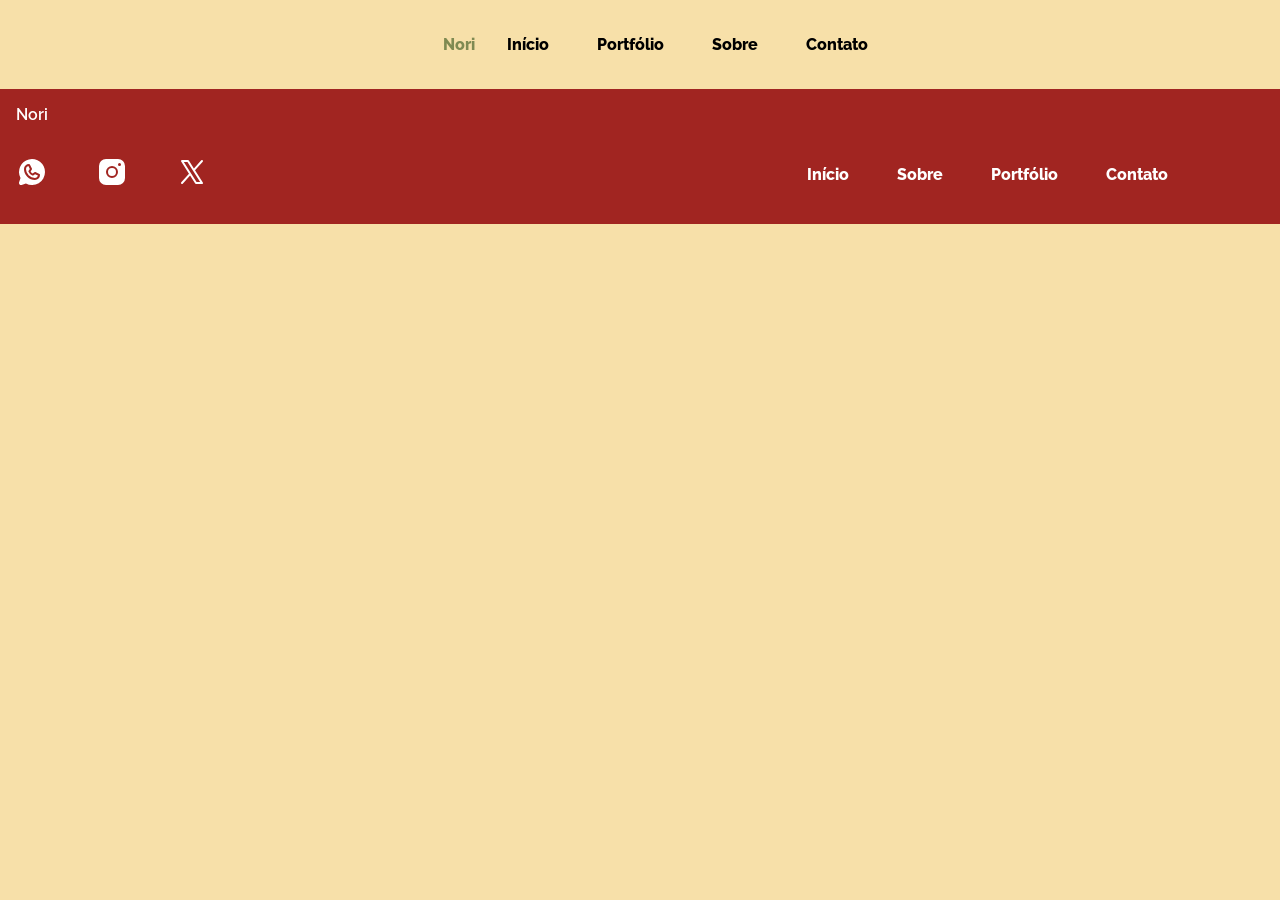
<file: src/pages/sobre.html>
<!DOCTYPE html>
<html lang="en">

<head>
    <meta charset="UTF-8">
    <meta name="viewport" content="width=device-width, initial-scale=1.0">
    <title>Nori | Sobre</title>
</head>

<body>

    <!DOCTYPE html>
    <html lang="pt-br">

    <head>
        <meta charset="UTF-8">
        <meta name="viewport" content="width=device-width, initial-scale=1.0">
        <title>Nori | Contato</title>
        <link rel="stylesheet" href="../style/global.css">
        <!-- fontes -->
        <link rel="preconnect" href="https://fonts.googleapis.com">
        <link rel="preconnect" href="https://fonts.gstatic.com" crossorigin>
        <link href="https://fonts.googleapis.com/css2?family=Raleway:ital,wght@0,100..900;1,100..900&display=swap"
            rel="stylesheet">

        <link rel="preconnect" href="https://fonts.googleapis.com">
        <link rel="preconnect" href="https://fonts.gstatic.com" crossorigin>
        <link href="https://fonts.googleapis.com/css2?family=Unbounded:wght@200..900&display=swap" rel="stylesheet">

        <link rel="shortcut icon" type="imagex/png" href="../assets/favicon.ico">
    </head>

    <body>

        <header>
            <div class="menu-hamburguer" id="menu-icone">
                <span></span>
                <span></span>
                <span></span>
            </div>
            <!-- Menu para mobile -->
            <nav>
                <div id="logo">
                    <span>Nori</span>
                </div>
                <ul class="nav-list">
                    <li><a href="/index.html">Início</a></li>
                    <li><a href="/src/pages/portfolio.html">Portfólio</a></li>
                    <li><a href="/src/pages/sobre.html">Sobre</a></li>
                    <li><a href="/src/pages/contato.html">Contato</a></li>
                </ul>
            </nav>
        </header>

        <main>

        </main>

        <footer id="footer" class="flex-col">
            <div id="img-footer">

            </div>
            <section id="footer-content" class="flex-col">
                <div id="footer-logo">
                    <span>Nori</span>
                </div>
                <div id="footer-nav" class="flex-row">

                    <ul class="flex-row">
                        <li><a href="">
                                <img src="/src/assets/whatsapp.svg" alt="">
                            </a></li>
                        <li><a href="">
                                <img src="/src/assets/instagram.svg" alt="">
                            </a></li>
                        <li><a href="">
                                <img src="/src/assets/twitter.svg" alt="">
                            </a></li>
                    </ul>
                    <ul class="flex-row">
                        <li><a href="/index.html">Início</a></li>
                        <li><a href="/src/pages/sobre.html">Sobre</a></li>
                        <li><a href="/src/pages/portfolio.html">Portfólio</a></li>
                        <li><a href="/src/pages/contato.html">Contato</a></li>
                    </ul>
                </div>
            </section>
            <div id="footer-commercial"></div>
        </footer>

    </body>

    </html>

</body>

</html>
</file>
<file: src/style/global.css>
:root {
    --verde: #7f8a52;
    --amarelo: #f8b026;
    --vermelho: #a12521;
    --laranja: #ca4613;
    --creme: #f7e0a9;
    --branco: #fff;
}

img{
    object-fit: cover;
}


/* fontes */
span,
label,
p,
a,
li {
    font-family: "Raleway", sans-serif;
    font-optical-sizing: auto;
    font-weight: 600;
    font-style: normal;
    margin: 0;
    padding: 0;
}

h3 {
    font-family: "Raleway", sans-serif;
    font-optical-sizing: auto;
    font-weight: 700;
    font-style: normal;
    margin: 0;
    padding: 0;
}

/* titulos */
h1,
h2 {
    font-family: "Unbounded", sans-serif;
    font-optical-sizing: auto;
    font-weight: 600;
    font-style: normal;
    margin: 0;
    letter-spacing: 3rem,
}

.fonte-vermelha {
    color: var(--vermelho);
}

body {
    margin: 0;
    padding: 0;
    background-color: var(--creme);
    overflow-x: hidden;
}

header {
    display: flex;
    flex-direction: row;
    justify-content: center;
    align-items: center;
    padding: 2rem 0rem
}

nav {
    display: flex;
    flex-direction: row;
    justify-content: space-between;
    gap: 2rem;
}

header nav ul {
    display: flex;
    gap: 20px;
    list-style: none;
    align-items: center;
}

header nav ul li a {
    text-decoration: none;
    color: inherit;
    font-weight: 800;
}

header nav span {
    text-decoration: none;
    color: var(--verde);
    font-weight: 800;
}

header nav ul li a:hover {
    color: var(--laranja);
}

/* menu mobile */

.menu-hamburguer {
    justify-content: space-around;
    width: 30px;
    height: 25px;
    cursor: pointer;
    z-index: 1000;
    gap: 3px;
}

.menu-hamburguer span {
    background-color: var(--laranja);
    border-radius: 10px;
    transition: 0.3s;
    height: 30px;
    width: 1005;
}

.nav-list {
    display: flex;
    flex-direction: row;
    gap: 3rem;
    list-style: none;
    padding: 0;
    margin: 0;
}

main {
    display: flex;
    flex-direction: column;
    align-items: center;
    gap: 3rem;
}

.flex-row {
    display: flex;
    flex-direction: row;
    justify-content: space-between;
}

.gap-2 {
    gap: 1rem;
}

.gap-4 {
    gap: 2rem;
}

.gap-6 {
    gap: 3rem;
}

.my-2 {
    margin: 1rem 0;
}

.my-4 {
    margin: 2rem 0;
}

.my-6 {
    margin: 3rem 0;
}

.flex-col {
    display: flex;
    flex-direction: column;
}

.btn-default {
    background-color: var(--vermelho);
    border: none;
    padding: 1rem 2rem;
    border-radius: 0.5rem;
    color: var(--branco);
    font-weight: bold;
}

input {
    font-size: 18px;
    padding: 1rem;
    border: none;
    border-radius: 4px;
}

::placeholder {
    color: #7f8a52ad;
}

textarea,
input:focus-visible {
    outline: none;
}

textarea {
    width: 100%;
    height: 150px;
    padding: 1rem;
    box-sizing: border-box;
    border: 2px solid #ccc;
    border-radius: 4px;
    background-color: var(--branco);
    font-size: 16px;
    resize: none;
}

label {
    pointer-events: none;
    padding-bottom: 2px;
    border-bottom: 1px solid #000;
}

.section {
    width: 65%;
    height: auto;
    padding: 2rem 1rem;
    gap: 1rem;
    display: grid;
    grid-template-columns: repeat(auto-fit, minmax(300px, 1fr));
    align-items: center;
    justify-content: center;
}

.section-title {
    width: 70%;
    text-align: center;
    gap: 5px
}

.card {
    height: auto;
    width: 100%;
    background-color: var(--branco);
    border-radius: 1rem;
}

.card-img {
    height: 12rem;
    width: 100%;
    border-top-left-radius: 1rem;
    border-top-right-radius: 1rem
}

.card-body {
    padding: 1rem;
    gap: 1rem;
    align-items: center;
    height: 100%;
    text-align: center;
}

.card-button {
    background-color: var(--amarelo);
    border: none;
    padding: 0.5rem 1rem;
    border-radius: 1rem;
    color: var(--branco);
    font-weight: bold;
    font-size: 1rem;
}

.card-button:hover {
    background-color: var(--vermelho);
    cursor: pointer;
}

footer {
    background-color: var(--vermelho);
    width: 100%;
    height: auto;
}

footer a {
    text-decoration: none;
    color: inherit;
    font-weight: 800;
}

footer a:hover {
    text-decoration: none;
    color: inherit;
    font-weight: 800;
    color: var(--creme)
}

#img-footer {
    height: auto;
    width: auto;
    display: flex;
    justify-content: center;
    align-items: center;
    /* background-image: url("/src/assets/ilu-footer-desktop.svg"); */
}


#logo-nori-footer{
    width: 40%;
    margin: 30px;
}

#logo-nori-menu{
    width: 100px;
    margin: 10px;
}



#footer-content {
    width: 90%;
    justify-content: space-between;
    color: var(--branco);
}

#footer-nav {
    justify-content: space-between;
    align-items: center;
    width: 100%;
    padding: 1rem;
}

#footer-nav ul {
    list-style: none;
    padding: 0;
    gap: 3rem;
}

#footer-logo {
    padding: 1rem 1rem 0 1rem;
}

.copyright {
    font-size: 1rem;
    color: var(--branco);
    text-align: center;
    margin: 10px;
    font-family: Verdana, Geneva, Tahoma, sans-serif;
}

/* responsividade */
@media (max-width: 768px) {
    header {
        position: relative;
    }

    #nossos-cookies {
        display: none !important;
    }

    .menu-hamburguer {
        display: flex;
        flex-direction: column;
        position: relative;
        z-index: 1002;
        justify-content: space-around;
        width: 30px;
        height: 25px;
        cursor: pointer;
        z-index: 1000;
        gap: 3px;
    }

    .menu-hamburguer span {
        background-color: var(--amarelo);
        border-radius: 10px;
        transition: 0.3s;
        height: 30px;
        width: 1005;
    }

    nav {
        display: none !important;
        position: absolute;
        top: 80px;
        left: 0;
        width: 100%;
        background: var(--creme);
        flex-direction: column;
        align-items: center;
        padding: 20px;
        z-index: 1001;
    }

    /*força a exibição quando tiver a classe active*/
    nav.active {
        display: flex !important;
        padding: 0;
    }

    nav .nav-list {
        flex-direction: column;
        align-items: center;
        gap: 20px;
    }

    /* transformar em X */
    .open span:nth-child(1) {
        transform: rotate(45deg) translate(3px, 3px);
    }

    .open span:nth-child(2) {
        opacity: 0;
    }

    .open span:nth-child(3) {
        transform: rotate(-45deg) translate(10px, -10px);
    }

    #footer-nav {
        flex-direction: column;
    }

    #footer-nav ul {
        flex-direction: column;
        align-items: center;
    }

    #img-footer {
        /* background-image: url("/src/assets/ilu-footer-mobile.svg"); */
    }
}
</file>
<file: src/style/index.css>
/* estilização da página inicial */
.section-cta{
    width: 70%;
    height: auto;
    padding: 2rem 1rem;
    align-items: center;
    justify-content: center;
}

.section {
    width: 70%;
    height: auto;
    padding: 2rem 1rem;
    gap: 1rem;
    display: grid;
    grid-template-columns: repeat(auto-fit, minmax(300px, 1fr));
    align-items: center;
    justify-content: center;
}

.section-body{
    width: 100%;
    padding: 0rem 2rem;
    display: flex;
    flex-direction: column;
    align-items: start;
}

#img-cta{
    width: 50%;
    height: 25rem;
}

#text-cta{
    text-align: center;
    align-items: center;
    gap: 2rem;
    margin: 2rem 0;
}

#img-sobre{
    width: 100%;
    height: 25rem;
}

#text-sobre{
    text-align: start;
    align-items: center;
    gap: 2rem;
    margin: 2rem;
}

#mais-vendidos{
    width: 100%;
    padding: 0rem 2rem;
    display: flex;
    flex-direction: column;
    align-items: center;
}
</file>
<file: src/style/hero.css>
@font-face {
    font-family: 'juzho';
    src: url('../assets/Juzho.otf') format('truetype');
}

#inicio{
    position:fixed;
    top:0;
    left:0;
    width:100%;
    height:100%;
    background:var(--vermelho);
    display:flex;
    flex-direction:column;
    justify-content:center;
    align-items:center;
    opacity:1;
    transition:opacity 1s ease-in-out;
}

#imgHero{
    width:400px;
    height:400px;
    border-radius: 50%;
    animation: efeito 1s ease-in-out;
}


#titulo{
    color: var(--creme);
    text-shadow: 2px 2px 4px #000;
    text-align:center;
    margin-top:100px;
    font-family: 'juzho';
    font-size: 2rem;
    animation: efeito 1s ease-in-out;
}

@keyframes efeito {
    from {
        opacity: 0;
        transform: translateY(40px) scale(0.8);
    }

    to {
        opacity: 1;
        transform: translateY(0) scale(1);
    }
}
</file>
<file: src/style/contato.css>
#section-form{
    width: 70%;
}
</file>
<file: src/style/portfolio.css>
#mais-vendidos{
    width: 100%;
    padding: 0rem 2rem;
    display: flex;
    flex-direction: column;
    align-items: center;
}
</file>
<file: src/style/sobre.css>
.titulo-sobre{
    font-size: 75px;
    text-align: center;
    color: var(--vermelho);
}

.subtitulo-sobre{
    font-size: 24px;
    text-align: center;
    color: var(--amarelo);
    margin: 20px;
}

.img-sobre{
    width: 70%;
    height: 300px;
    border-radius: 1rem;
    margin: auto;
    margin-bottom: 20px;
}

.paragrafo-sobre{
    font-size: 20px;
    text-align: center;
    color: var(--preto);
    line-height: 1.5;
}
</file>
